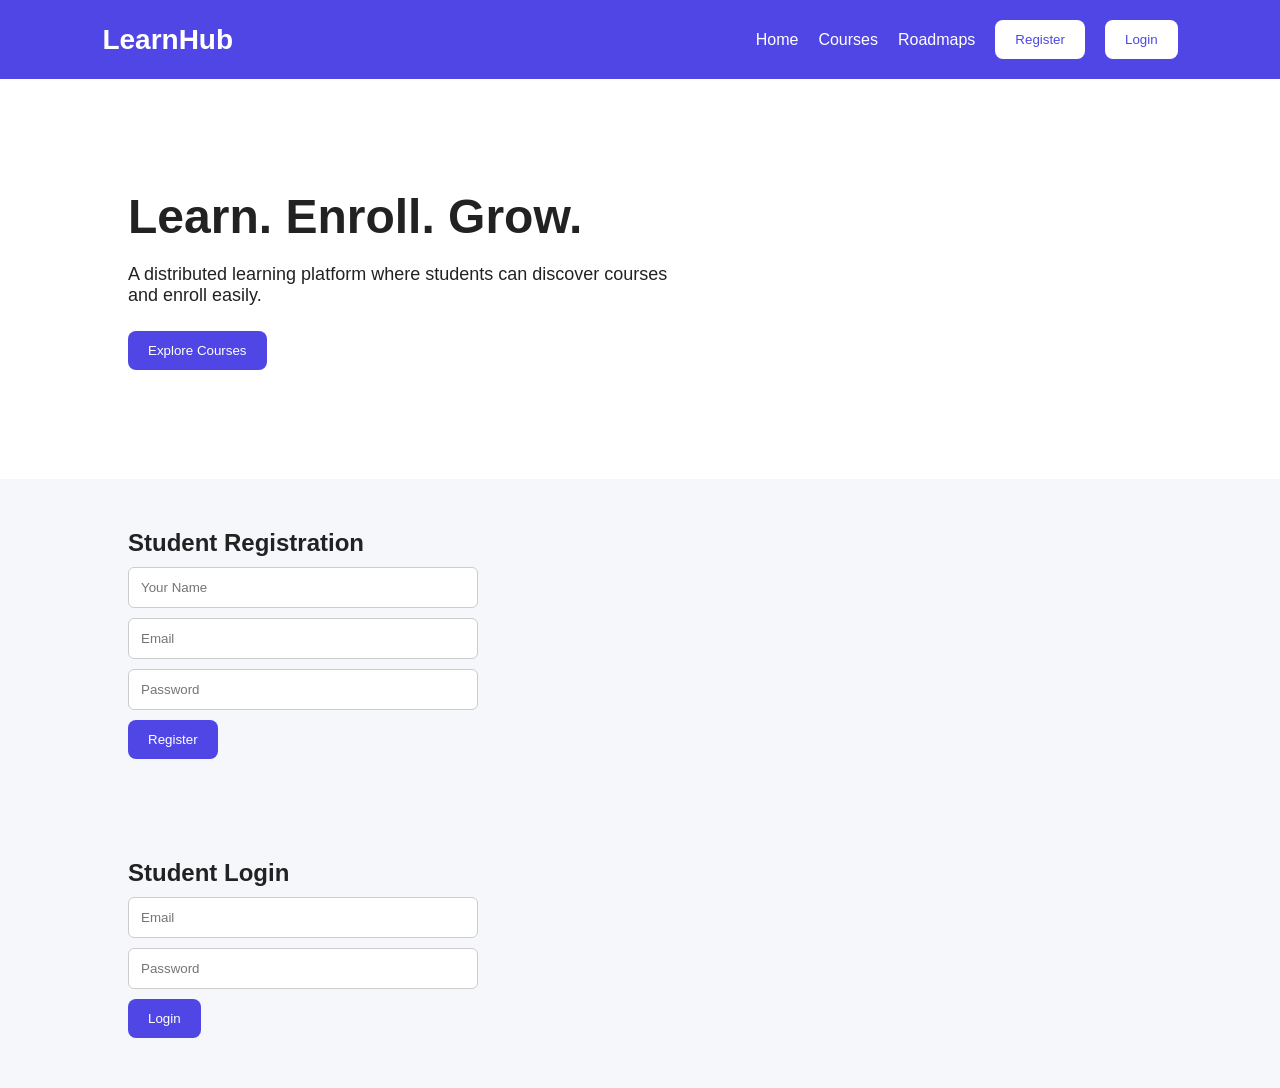
<file: frontend/index.html>
<!DOCTYPE html>
<html lang="en">
<head>
    <meta charset="UTF-8">
    <meta name="viewport" content="width=device-width, initial-scale=1.0">
    <title>LearnHub</title>
    <link rel="stylesheet" href="style.css">
</head>
<body>

<header>
    <h1>LearnHub</h1>
    <nav>
        <a href="index.html">Home</a>
        <a href="courses.html">Courses</a>
        <a href="roadmaps.html">Roadmaps</a>
        <button onclick="showRegister()">Register</button>
        <button onclick="showLogin()">Login</button>
    </nav>
</header>

<section class="hero">
    <div>
        <h2>Learn. Enroll. Grow.</h2>
        <p>A distributed learning platform where students can discover courses and enroll easily.</p>
        <button onclick="location.href='courses.html'">Explore Courses</button>
    </div>
</section>

<section id="registerSection" class="register">
    <h2>Student Registration</h2>
    <input id="name" type="text" placeholder="Your Name" required>
    <input id="email" type="email" placeholder="Email" required>
    <input id="password" type="password" placeholder="Password" required>
    <button onclick="registerUser()">Register</button>
    <p id="registerMessage"></p>
</section>

<section id="loginSection" class="register">
    <h2>Student Login</h2>
    <input id="loginEmail" type="email" placeholder="Email" required>
    <input id="loginPassword" type="password" placeholder="Password" required>
    <button onclick="loginUser()">Login</button>
    <p id="loginMessage"></p>
</section>

<script src="script.js"></script>
<script>
    function showRegister() {
        document.getElementById("registerSection").scrollIntoView({
            behavior: "smooth"
        });
    }

    function showLogin() {
        document.getElementById("loginSection").scrollIntoView({
            behavior: "smooth"
        });
    }

    async function loginUser() {
        const email = document.getElementById("loginEmail").value.trim();
        const password = document.getElementById("loginPassword").value;
        const message = document.getElementById("loginMessage");

        if (!email || !password) {
            message.textContent = "Please enter your email and password.";
            return;
        }

        message.textContent = "Logging in...";

        try {
            const response = await fetch("https://learnhub-user-service.onrender.com/users/login", {
                method: "POST",
                headers: { "Content-Type": "application/json" },
                body: JSON.stringify({ email, password })
            });

            const data = await response.json();

            if (!response.ok) {
                throw new Error(data.message || "Invalid email or password.");
            }

            localStorage.setItem("learnhub-user-id", data.id);
            localStorage.setItem("learnhub-user-name", data.name);
            localStorage.setItem("learnhub-user-email", data.email);

            message.textContent = "Login successful! Opening dashboard...";

            setTimeout(() => {
                window.location.href = "dashboard.html";
            }, 700);

        } catch (error) {
            message.textContent = error.message.includes("fetch")
                ? "Cannot connect to User Service. Is it running on port 8081?"
                : error.message;
        }
    }
</script>

</body>
</html>
</file>
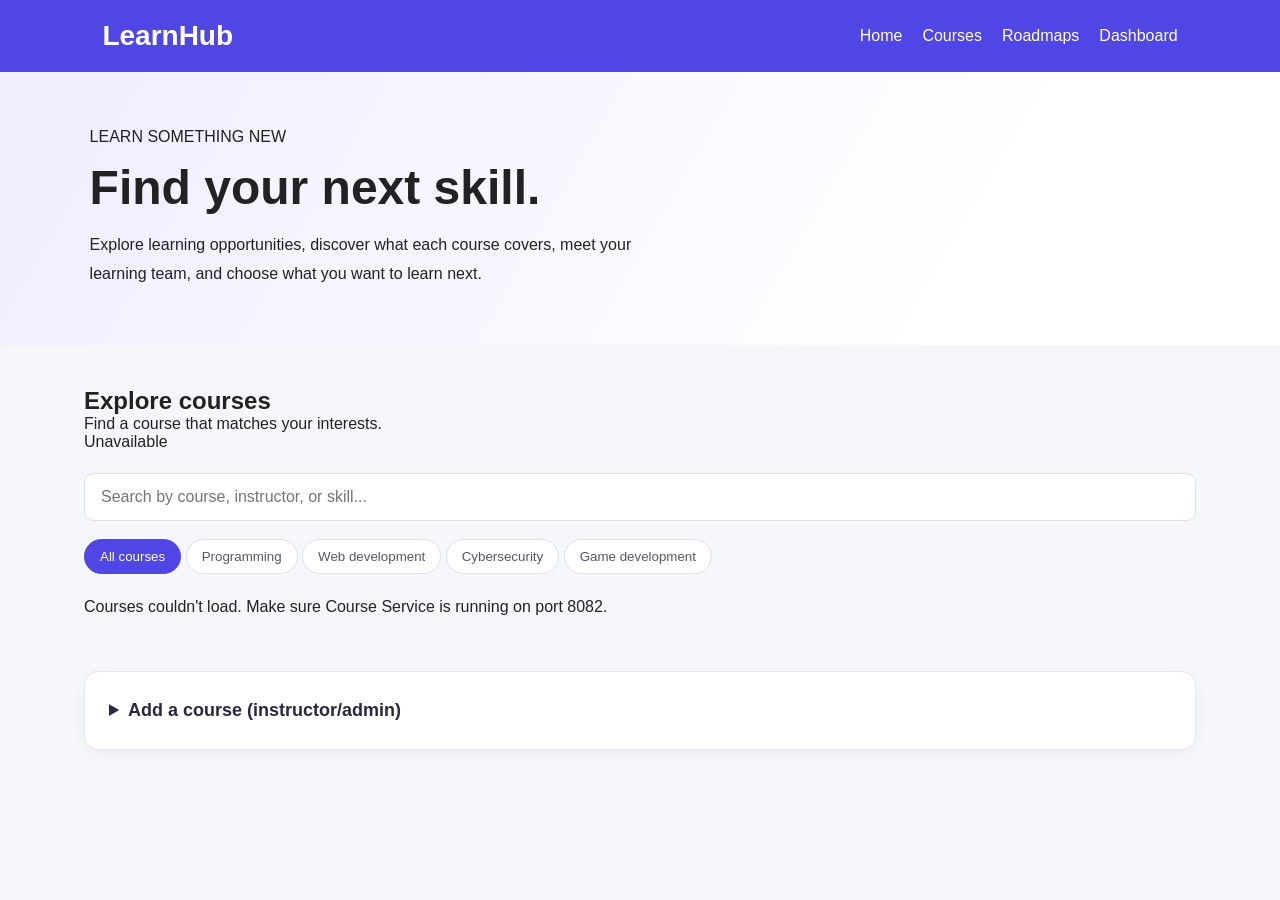
<file: frontend/courses.html>
<!DOCTYPE html>
<html lang="en">
<head>
    <meta charset="UTF-8">
    <meta name="viewport" content="width=device-width, initial-scale=1.0">
    <title>Explore Courses - LearnHub</title>
    <link rel="stylesheet" href="style.css">

    <style>
        
/* Course page layout fixes */
.hero {
    display: block !important;
    min-height: auto !important;
    padding: 56px max(7%, calc((100% - 1120px) / 2)) !important;
    background: linear-gradient(120deg, #efedff, #ffffff 75%) !important;
}

.hero .eyebrow {
    display: block !important;
    margin-bottom: 14px;
}

.hero h2 {
    display: block !important;
    max-width: 700px;
    font-size: clamp(34px, 4vw, 48px) !important;
    line-height: 1.15 !important;
    margin: 0 0 16px !important;
}

.hero p {
    display: block !important;
    max-width: 600px;
    font-size: 16px !important;
    line-height: 1.8 !important;
    margin: 0 !important;
}

.catalog {
    max-width: 1160px;
    margin: auto;
    padding: 42px 24px 55px !important;
}

.search-box {
    display: block;
    width: 100%;
    min-height: 48px;
    padding: 13px 16px;
    margin: 22px 0 18px;
    border: 1px solid #dedfeb;
    border-radius: 10px;
    background: #fff;
    font: inherit;
}

.filters .filter-button {
    background: #fff;
    color: #55566b;
    border: 1px solid #dedfeb;
    padding: 9px 15px;
    border-radius: 24px;
}

.filters .filter-button.active {
    background: #4f46e5;
    color: #fff;
    border-color: #4f46e5;
}

#courseList {
    display: grid;
    grid-template-columns: repeat(2, minmax(0, 1fr));
    gap: 20px;
    margin-top: 24px;
}

.course-card {
    min-width: 0;
    min-height: 270px;
    padding: 26px;
    display: flex;
    flex-direction: column;
    align-items: flex-start;
    border: 1px solid #e5e7f0;
    border-radius: 16px;
    box-shadow: 0 4px 16px rgba(35, 30, 80, .045);
}

.course-card h3 {
    line-height: 1.4;
}

.course-card .card-actions {
    margin-top: auto;
}

.add-course-section {
    max-width: 1160px;
    margin: auto;
    padding: 0 24px 50px !important;
}

@media (max-width: 650px) {
    .hero {
        padding: 40px 7% !important;
    }

    .catalog {
        padding: 30px 7% 40px !important;
    }

    #courseList {
        grid-template-columns: 1fr;
    }

    .add-course-section {
        padding: 0 7% 40px !important;
    }
}

/* Clean instructor/admin course form */
.add-course-section {
    max-width: 1160px;
    margin: 0 auto;
    padding: 0 24px 55px !important;
}

.add-course-section details {
    background: #fff;
    border: 1px solid #e5e7f0;
    border-radius: 14px;
    padding: 24px;
    box-shadow: 0 4px 16px rgba(35, 30, 80, 0.04);
}

.add-course-section summary {
    color: #292742;
    font-size: 18px;
    font-weight: 700;
    cursor: pointer;
    padding: 4px 0;
}

.add-course-section details > p {
    color: #737589;
    font-size: 14px;
    line-height: 1.6;
    margin: 12px 0 20px !important;
}

.add-course-section details form {
    display: flex;
    flex-direction: column;
    align-items: stretch;
    gap: 13px;
    max-width: 560px;
    margin-top: 20px;
}

.add-course-section input,
.add-course-section textarea {
    display: block;
    width: 100%;
    max-width: none;
    padding: 13px 15px;
    margin: 0;
    border: 1px solid #dedfeb;
    border-radius: 8px;
    background: #fff;
    font: inherit;
    font-size: 14px;
}

.add-course-section input:focus,
.add-course-section textarea:focus {
    outline: 2px solid #d8d4ff;
    border-color: #4f46e5;
}

.add-course-section textarea {
    min-height: 100px;
    resize: vertical;
}

.add-course-section button {
    align-self: flex-start;
    margin-top: 4px;
}

#addCourseMessage {
    font-size: 14px;
    margin-top: 4px;
}

@media (max-width: 650px) {
    .add-course-section {
        padding: 0 7% 40px !important;
    }

    .add-course-section details {
        padding: 18px;
    }
}

/* Course details modal */
#courseDialog {
    width: min(520px, calc(100% - 32px));
    max-width: 520px;
    max-height: 85vh;
    overflow-y: auto;
    margin: auto;
    padding: 32px;
    border: 1px solid #e5e7f0;
    border-radius: 20px;
    background: #ffffff;
    color: #25243d;
    box-shadow: 0 24px 80px rgba(25, 20, 70, 0.22);
    font-family: Arial, sans-serif;
}

#courseDialog::backdrop {
    background: rgba(25, 22, 48, 0.48);
    backdrop-filter: blur(3px);
}

#courseDialog .course-category {
    display: inline-block;
    margin-bottom: 12px;
    padding: 6px 10px;
    border-radius: 20px;
    background: #efedff;
    color: #4f46e5;
    font-size: 12px;
    font-weight: 700;
}

#courseDialog h2 {
    margin: 0 0 16px;
    color: #25243d;
    font-size: 26px;
    line-height: 1.3;
}

#courseDialog p {
    margin: 12px 0;
    color: #62647a;
    line-height: 1.7;
    overflow-wrap: anywhere;
}

#courseDialog .muted {
    padding-top: 12px;
    border-top: 1px solid #eeeef5;
    font-size: 13px;
}

#courseDialog .dialog-actions {
    display: flex;
    flex-wrap: wrap;
    gap: 10px;
    margin-top: 24px;
}

#courseDialog .dialog-actions button {
    margin: 0;
    padding: 12px 16px;
    border-radius: 9px;
}

#courseDialog .secondary-button {
    background: #f1f1f8;
    color: #34334c;
    border: 1px solid #dedfeb;
}

#courseDialog #enrollmentMessage {
    margin-top: 16px;
    font-size: 14px;
    font-weight: 600;
}

@media (max-width: 480px) {
    #courseDialog {
        padding: 22px;
    }

    #courseDialog .dialog-actions {
        flex-direction: column;
    }

    #courseDialog .dialog-actions button {
        width: 100%;
    }
}

    </style>
</head>

<body>

<header>
    <h1>LearnHub</h1>
    <nav>
        <a href="index.html">Home</a>
        <a href="courses.html">Courses</a>
        <a href="roadmaps.html">Roadmaps</a>
        <a href="dashboard.html">Dashboard</a>
    </nav>
</header>

<section class="hero">
    <span class="eyebrow">LEARN SOMETHING NEW</span>
    <h2>Find your next skill.</h2>
    <p>
        Explore learning opportunities, discover what each course covers,
        meet your learning team, and choose what you want to learn next.
    </p>
</section>

<main>
    <section class="catalog">
        <div class="catalog-heading">
            <div>
                <h2>Explore courses</h2>
                <p>Find a course that matches your interests.</p>
            </div>
            <span id="resultCount">Loading courses...</span>
        </div>

        <input
            type="search"
            id="courseSearch"
            class="search-box"
            placeholder="Search by course, instructor, or skill..."
            aria-label="Search courses"
        >

        <div class="filters" aria-label="Filter courses">
            <button class="filter-button active" data-category="All">All courses</button>
            <button class="filter-button" data-category="Programming">Programming</button>
            <button class="filter-button" data-category="Web Development">Web development</button>
            <button class="filter-button" data-category="Cybersecurity">Cybersecurity</button>
            <button class="filter-button" data-category="Game Development">Game development</button>
        </div>

        <div id="courseList" aria-live="polite">
            <div class="message-card">Loading courses...</div>
        </div>
    </section>

    <section class="add-course-section">
        <details>
            <summary>Add a course (instructor/admin)</summary>
            <p style="color:#737589; margin-top:10px;">
                Add a course to the current catalog. This demo form is not protected by role-based access yet.
            </p>

            <form id="addCourseForm">
                <input id="courseTitle" placeholder="Course title" required>
                <input id="instructor" placeholder="Instructor or teaching team" required>
                <textarea id="description" placeholder="What will students learn?" required></textarea>
                <button type="submit">Add course</button>
                <p id="addCourseMessage" role="status"></p>
            </form>
        </details>
    </section>
</main>

<dialog id="courseDialog">
    <span id="dialogCategory" class="course-category"></span>
    <h2 id="dialogTitle"></h2>
    <p id="dialogInstructor"></p>
    <p id="dialogDescription"></p>
    <p class="muted">Review the course details before enrolling.</p>

    <div class="dialog-actions">
        <button id="enrollButton" type="button">Enroll in course</button>
        <button id="closeDialog" type="button" class="secondary-button">Back to courses</button>
    </div>

    <p id="enrollmentMessage" role="status"></p>
</dialog>

<script src="script.js"></script>

<script>
    const searchInput = document.getElementById("courseSearch");
    const resultCount = document.getElementById("resultCount");
    const filterButtons = document.querySelectorAll(".filter-button");
    const courseDialog = document.getElementById("courseDialog");

    let allCourses = [];
    let activeCategory = "All";
    let selectedCourse = null;

    function getCategory(course) {
        const text = (
            (course.title || "") + " " +
            (course.description || "")
        ).toLowerCase();

        if (text.includes("cybersecurity") || text.includes("security") ||
            text.includes("networking")) {
            return "Cybersecurity";
        }

        if (text.includes("web development") || text.includes("html") ||
            text.includes("javascript") || text.includes("website")) {
            return "Web Development";
        }

        if (text.includes("game development") || text.includes("game design")) {
            return "Game Development";
        }

        return "Programming";
    }

    function getCourseIcon(category) {
        const icons = {
            "Programming": "💻",
            "Web Development": "🌐",
            "Cybersecurity": "🛡️",
            "Game Development": "🎮"
        };

        return icons[category] || "📚";
    }

    function renderCourses() {
        const list = document.getElementById("courseList");
        const query = searchInput.value.trim().toLowerCase();

        const filtered = allCourses.filter(course => {
            const searchable = [
                course.title,
                course.instructor,
                course.description
            ].join(" ").toLowerCase();

            const matchesSearch = searchable.includes(query);
            const matchesCategory =
                activeCategory === "All" ||
                getCategory(course) === activeCategory;

            return matchesSearch && matchesCategory;
        });

        list.replaceChildren();
        resultCount.textContent =
            `${filtered.length} course${filtered.length === 1 ? "" : "s"} found`;

        if (filtered.length === 0) {
            const message = document.createElement("div");
            message.className = "message-card";
            message.textContent = allCourses.length
                ? "No courses match your search. Try another keyword or category."
                : "No courses are available yet. Check back soon.";
            list.appendChild(message);
            return;
        }

        filtered.forEach(course => {
            const category = getCategory(course);
            const card = document.createElement("article");
            card.className = "course-card";

            const icon = document.createElement("div");
            icon.className = "course-icon";
            icon.textContent = getCourseIcon(category);
            icon.setAttribute("aria-hidden", "true");

            const categoryLabel = document.createElement("span");
            categoryLabel.className = "course-category";
            categoryLabel.textContent = category;

            const title = document.createElement("h3");
            title.textContent = course.title || "Untitled course";

            const instructor = document.createElement("p");
            instructor.className = "instructor";
            instructor.textContent =
                "Instructor · " + (course.instructor || "Not specified");

            const description = document.createElement("p");
            description.textContent = course.description || "Course details coming soon.";

            const actions = document.createElement("div");
            actions.className = "card-actions";

            const viewButton = document.createElement("button");
            viewButton.type = "button";
            viewButton.textContent = "View details";
            viewButton.addEventListener("click", () => openCourse(course));

            actions.appendChild(viewButton);
            card.append(icon, categoryLabel, title, instructor, description, actions);
            list.appendChild(card);
        });
    }

    function openCourse(course) {
        selectedCourse = course;

        document.getElementById("dialogCategory").textContent =
            getCategory(course);
        document.getElementById("dialogTitle").textContent = course.title;
        document.getElementById("dialogInstructor").textContent =
            "Instructor: " + (course.instructor || "Not specified");
        document.getElementById("dialogDescription").textContent =
            course.description || "Course details coming soon.";
        document.getElementById("enrollmentMessage").textContent = "";

        courseDialog.showModal();
    }

    filterButtons.forEach(button => {
        button.addEventListener("click", () => {
            activeCategory = button.dataset.category;

            filterButtons.forEach(item => item.classList.remove("active"));
            button.classList.add("active");

            renderCourses();
        });
    });

    searchInput.addEventListener("input", renderCourses);

    document.getElementById("closeDialog").addEventListener("click", () => {
        courseDialog.close();
    });

    document.getElementById("enrollButton").addEventListener("click", async () => {
        if (!selectedCourse) return;

        const message = document.getElementById("enrollmentMessage");
        const button = document.getElementById("enrollButton");

        button.disabled = true;
        message.textContent = "Submitting enrollment...";

        try {
            const response = await fetch(
                "https://learnhub-enrollment-service.onrender.com/enrollments",
                {
                    method: "POST",
                    headers: { "Content-Type": "application/json" },
                    body: JSON.stringify({
                        studentId: 1,
                        courseId: selectedCourse.id
                    })
                }
            );

            if (!response.ok) {
                throw new Error("Enrollment failed: " + response.status);
            }

            message.textContent = "Enrollment successful!";
        } catch (error) {
            console.error(error);
            message.textContent =
                "Could not enroll. Check that Enrollment Service is running.";
        } finally {
            button.disabled = false;
        }
    });

    document.getElementById("addCourseForm").addEventListener("submit", async event => {
        event.preventDefault();

        const message = document.getElementById("addCourseMessage");
        const button = event.submitter;

        button.disabled = true;
        message.textContent = "Adding course...";

        try {
            const response = await fetch("https://learnhub-course-service.onrender.com/courses", {
                method: "POST",
                headers: { "Content-Type": "application/json" },
                body: JSON.stringify({
                    title: document.getElementById("courseTitle").value.trim(),
                    instructor: document.getElementById("instructor").value.trim(),
                    description: document.getElementById("description").value.trim()
                })
            });

            if (!response.ok) {
                throw new Error("Server returned " + response.status);
            }

            const newCourse = await response.json();
            allCourses.push(newCourse);
            renderCourses();

            document.getElementById("addCourseForm").reset();
            message.textContent = "Course added to the catalog!";
        } catch (error) {
            console.error(error);
            message.textContent =
                "Could not add course. Check that Course Service is running.";
        } finally {
            button.disabled = false;
        }
    });

    async function initializeCatalog() {
        const list = document.getElementById("courseList");

        try {
            const response = await fetch("https://learnhub-course-service.onrender.com/courses");

            if (!response.ok) {
                throw new Error("Course Service returned " + response.status);
            }

            allCourses = await response.json();
            renderCourses();
        } catch (error) {
            console.error(error);
            list.innerHTML = "";

            const message = document.createElement("div");
            message.className = "message-card";
            message.textContent =
                "Courses couldn't load. Make sure Course Service is running on port 8082.";
            list.appendChild(message);

            resultCount.textContent = "Unavailable";
        }
    }

    initializeCatalog();
</script>

</body>
</html>
</file>
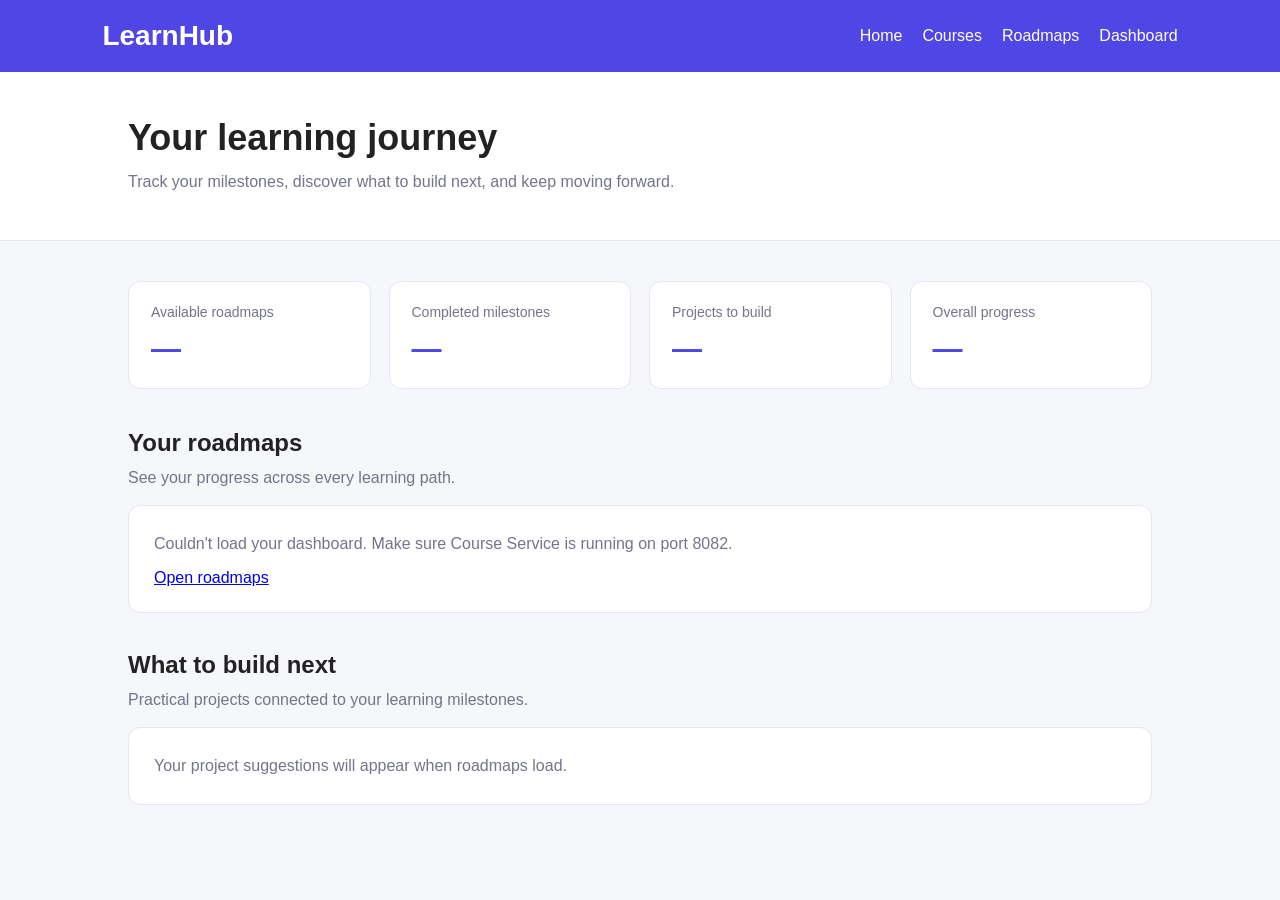
<file: frontend/dashboard.html>
<!DOCTYPE html>
<html lang="en">
<head>
    <meta charset="UTF-8">
    <meta name="viewport" content="width=device-width, initial-scale=1.0">
    <title>My Dashboard - LearnHub</title>
    <link rel="stylesheet" href="style.css">

    <style>
        .dashboard-hero {
            padding: 45px 10%;
            background: white;
            border-bottom: 1px solid #e5e7f0;
        }

        .dashboard-hero h2 {
            font-size: 36px;
            margin-bottom: 10px;
        }

        .dashboard-hero p,
        .muted {
            color: #737589;
            line-height: 1.6;
        }

        .dashboard-content {
            padding: 40px 10%;
        }

        .stats-grid {
            display: grid;
            grid-template-columns: repeat(4, minmax(0, 1fr));
            gap: 18px;
            margin-bottom: 40px;
        }

        .stat-card {
            background: white;
            padding: 22px;
            border: 1px solid #e5e7f0;
            border-radius: 12px;
        }

        .stat-card p {
            color: #737589;
            font-size: 14px;
            margin-bottom: 12px;
        }

        .stat-card h3 {
            font-size: 30px;
            color: #4f46e5;
        }

        .dashboard-section {
            margin-bottom: 38px;
        }

        .dashboard-section h2 {
            font-size: 24px;
            margin-bottom: 8px;
        }

        .path-card {
            background: white;
            border: 1px solid #e5e7f0;
            border-radius: 12px;
            padding: 22px;
            margin-top: 15px;
        }

        .path-heading {
            display: flex;
            justify-content: space-between;
            gap: 12px;
            align-items: center;
            flex-wrap: wrap;
        }

        .path-heading h3 {
            font-size: 18px;
        }

        .path-heading span {
            color: #4f46e5;
            font-size: 13px;
            font-weight: bold;
        }

        .progress-track {
            height: 8px;
            background: #e9eaf2;
            border-radius: 20px;
            overflow: hidden;
            margin: 15px 0;
        }

        .progress-bar {
            height: 100%;
            background: #4f46e5;
            border-radius: 20px;
        }

        .path-card p {
            color: #737589;
            font-size: 14px;
        }

        .path-card a {
            display: inline-block;
            margin-top: 12px;
            color: #4f46e5;
            text-decoration: none;
            font-weight: bold;
            font-size: 14px;
        }

        .empty-state {
            background: white;
            border: 1px solid #e5e7f0;
            border-radius: 12px;
            padding: 25px;
            margin-top: 15px;
        }

        @media (max-width: 800px) {
            .stats-grid {
                grid-template-columns: repeat(2, minmax(0, 1fr));
            }
        }

        @media (max-width: 500px) {
            .dashboard-hero,
            .dashboard-content {
                padding: 30px 6%;
            }

            .stats-grid {
                grid-template-columns: 1fr;
            }
        }
    </style>
</head>

<body>

<header>
    <h1>LearnHub</h1>
    <nav>
        <a href="index.html">Home</a>
        <a href="courses.html">Courses</a>
        <a href="roadmaps.html">Roadmaps</a>
        <a href="dashboard.html">Dashboard</a>
    </nav>
</header>

<section class="dashboard-hero">
    <h2>Your learning journey</h2>
    <p>Track your milestones, discover what to build next, and keep moving forward.</p>
</section>

<main class="dashboard-content">

    <section class="stats-grid">
        <article class="stat-card">
            <p>Available roadmaps</p>
            <h3 id="total-roadmaps">—</h3>
        </article>

        <article class="stat-card">
            <p>Completed milestones</p>
            <h3 id="completed-milestones">—</h3>
        </article>

        <article class="stat-card">
            <p>Projects to build</p>
            <h3 id="projects-count">—</h3>
        </article>

        <article class="stat-card">
            <p>Overall progress</p>
            <h3 id="overall-progress">—</h3>
        </article>
    </section>

    <section class="dashboard-section">
        <h2>Your roadmaps</h2>
        <p class="muted">See your progress across every learning path.</p>
        <div id="roadmap-progress-list">
            <p class="muted">Loading your progress...</p>
        </div>
    </section>

    <section class="dashboard-section">
        <h2>What to build next</h2>
        <p class="muted">Practical projects connected to your learning milestones.</p>
        <div id="next-projects">
            <p class="muted">Finding your next projects...</p>
        </div>
    </section>

</main>

<script>
    const API_URL = "https://learnhub-course-service.onrender.com/roadmaps";

    const roadmapList = document.getElementById("roadmap-progress-list");
    const nextProjects = document.getElementById("next-projects");

    function readProgress(roadmap, milestoneCount) {
        try {
            const saved = JSON.parse(
                localStorage.getItem("learnhub-progress-" + roadmap.id) || "[]"
            );

            if (!Array.isArray(saved)) return [];

            return [...new Set(saved)].filter(
                index => Number.isInteger(index) &&
                index >= 0 &&
                index < milestoneCount
            );
        } catch {
            return [];
        }
    }

    function createEmptyMessage(container, message, linkText, href) {
        const box = document.createElement("div");
        box.className = "empty-state";

        const text = document.createElement("p");
        text.className = "muted";
        text.textContent = message;
        box.appendChild(text);

        if (linkText && href) {
            const link = document.createElement("a");
            link.href = href;
            link.textContent = linkText;
            link.style.display = "inline-block";
            link.style.marginTop = "12px";
            box.appendChild(link);
        }

        container.replaceChildren(box);
    }

    async function loadDashboard() {
        try {
            const response = await fetch(API_URL);

            if (!response.ok) {
                throw new Error("Unable to retrieve roadmaps.");
            }

            const roadmaps = await response.json();

            let totalMilestones = 0;
            let totalCompleted = 0;
            const remainingProjects = [];

            roadmapList.replaceChildren();
            nextProjects.replaceChildren();

            document.getElementById("total-roadmaps").textContent =
                roadmaps.length;

            roadmaps.forEach(roadmap => {
                const milestones = roadmap.milestones || [];
                const completed = readProgress(roadmap, milestones.length);

                totalMilestones += milestones.length;
                totalCompleted += completed.length;

                const percent = milestones.length
                    ? Math.round(completed.length / milestones.length * 100)
                    : 0;

                const card = document.createElement("article");
                card.className = "path-card";

                const heading = document.createElement("div");
                heading.className = "path-heading";

                const title = document.createElement("h3");
                title.textContent = roadmap.title;

                const percentage = document.createElement("span");
                percentage.textContent = percent + "% complete";

                heading.append(title, percentage);

                const track = document.createElement("div");
                track.className = "progress-track";
                track.setAttribute("role", "progressbar");
                track.setAttribute("aria-valuemin", "0");
                track.setAttribute("aria-valuemax", "100");
                track.setAttribute("aria-valuenow", String(percent));

                const bar = document.createElement("div");
                bar.className = "progress-bar";
                bar.style.width = percent + "%";
                track.appendChild(bar);

                const summary = document.createElement("p");
                summary.textContent =
                    `${completed.length} of ${milestones.length} milestones completed · ${roadmap.duration}`;

                const link = document.createElement("a");
                link.href = "roadmaps.html";
                link.textContent = "Continue learning →";

                card.append(heading, track, summary, link);
                roadmapList.appendChild(card);

                milestones.forEach((milestone, index) => {
                    if (!completed.includes(index)) {
                        remainingProjects.push({
                            roadmapTitle: roadmap.title,
                            milestoneTitle: milestone.title,
                            project: milestone.project
                        });
                    }
                });
            });

            const overall = totalMilestones
                ? Math.round(totalCompleted / totalMilestones * 100)
                : 0;

            document.getElementById("completed-milestones").textContent =
                `${totalCompleted}/${totalMilestones}`;

            document.getElementById("projects-count").textContent =
                remainingProjects.length;

            document.getElementById("overall-progress").textContent =
                overall + "%";

            if (roadmaps.length === 0) {
                createEmptyMessage(
                    roadmapList,
                    "No roadmaps are available yet.",
                    "Explore roadmaps",
                    "roadmaps.html"
                );
            }

            if (remainingProjects.length === 0) {
                createEmptyMessage(
                    nextProjects,
                    "Amazing! All available milestones are complete.",
                    "Explore roadmaps",
                    "roadmaps.html"
                );
            } else {
                remainingProjects.slice(0, 4).forEach(item => {
                    const card = document.createElement("article");
                    card.className = "path-card";

                    const category = document.createElement("p");
                    category.textContent = item.roadmapTitle;
                    category.style.color = "#4f46e5";
                    category.style.fontWeight = "bold";

                    const title = document.createElement("h3");
                    title.textContent = item.project;

                    const milestone = document.createElement("p");
                    milestone.textContent =
                        "Learning milestone: " + item.milestoneTitle;
                    milestone.style.marginTop = "8px";

                    card.append(category, title, milestone);
                    nextProjects.appendChild(card);
                });
            }
        } catch (error) {
            console.error(error);

            createEmptyMessage(
                roadmapList,
                "Couldn't load your dashboard. Make sure Course Service is running on port 8082.",
                "Open roadmaps",
                "roadmaps.html"
            );

            createEmptyMessage(
                nextProjects,
                "Your project suggestions will appear when roadmaps load.",
                null,
                null
            );
        }
    }

    loadDashboard();
</script>

</body>
</html>
</file>
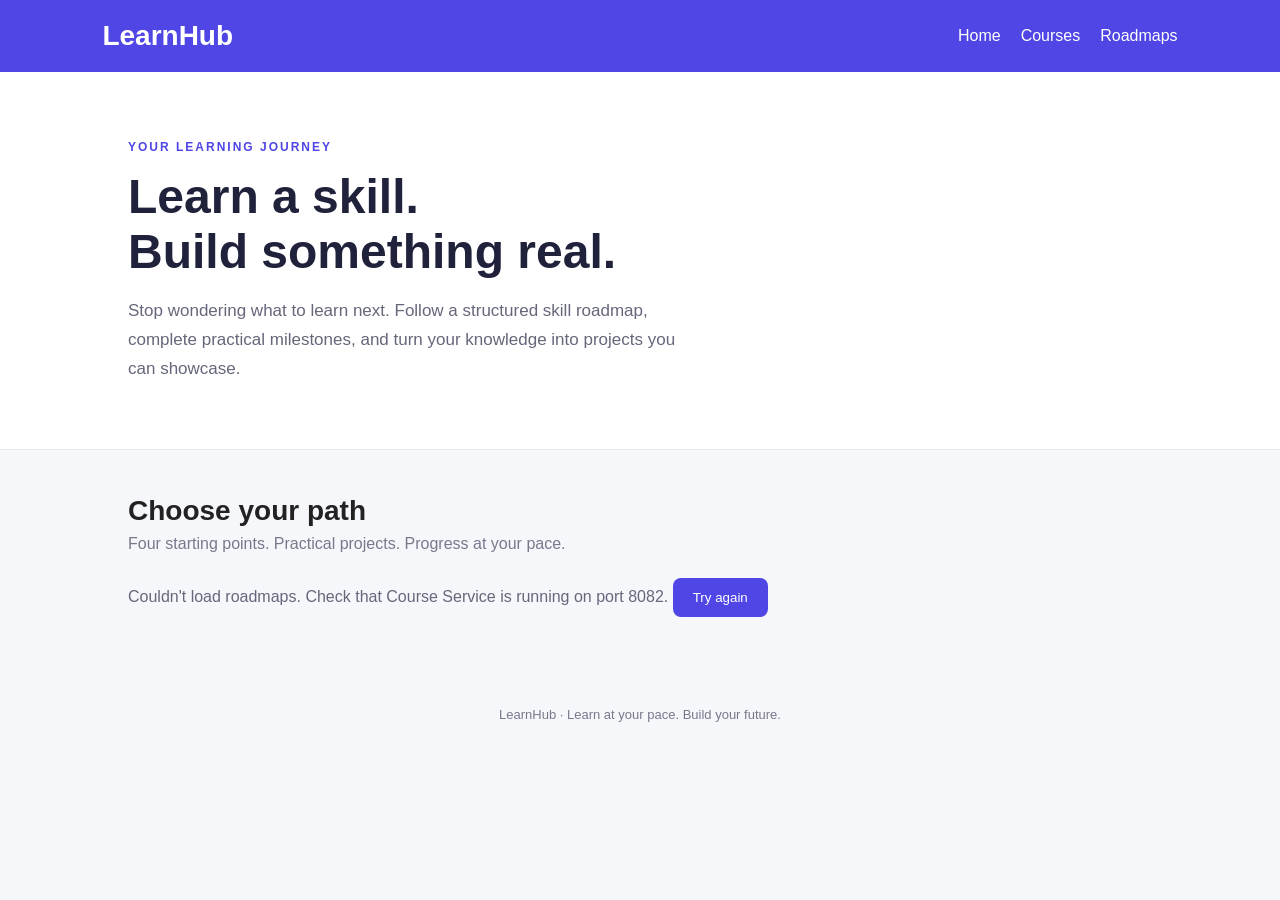
<file: frontend/roadmaps.html>
<!DOCTYPE html>
<html lang="en">
<head>
    <meta charset="UTF-8">
    <meta name="viewport" content="width=device-width, initial-scale=1.0">
    <title>Learning Roadmaps - LearnHub</title>
    <link rel="stylesheet" href="style.css">

    <style>
        body {
            background: #f5f7fb;
        }

        .roadmap-hero {
            padding: 65px 10%;
            background: white;
            border-bottom: 1px solid #e8eaf2;
        }

        .eyebrow {
            display: inline-block;
            color: #4f46e5;
            font-size: 12px;
            font-weight: bold;
            letter-spacing: 2px;
            margin-bottom: 15px;
        }

        .roadmap-hero h2 {
            font-size: clamp(32px, 5vw, 48px);
            line-height: 1.15;
            max-width: 650px;
            margin-bottom: 18px;
            color: #20213a;
        }

        .roadmap-hero p {
            max-width: 570px;
            color: #65677a;
            font-size: 17px;
            line-height: 1.7;
        }

        .roadmap-section {
            padding: 45px 10%;
        }

        .section-heading {
            margin-bottom: 25px;
        }

        .section-heading h2 {
            font-size: 28px;
            margin-bottom: 8px;
        }

        .section-heading p {
            color: #77798b;
        }

        #roadmap-status {
            color: #65677a;
            margin-bottom: 20px;
        }

        .roadmap-grid {
            display: grid;
            grid-template-columns: repeat(2, minmax(0, 1fr));
            gap: 22px;
        }

        .roadmap-card {
            background: white;
            border: 1px solid #e5e7f0;
            border-radius: 14px;
            padding: 26px;
            display: flex;
            flex-direction: column;
            align-items: flex-start;
            box-shadow: 0 4px 14px rgba(30, 35, 80, 0.04);
            transition: transform 0.2s, box-shadow 0.2s;
        }

        .roadmap-card:hover {
            transform: translateY(-4px);
            box-shadow: 0 10px 24px rgba(30, 35, 80, 0.09);
        }

        .roadmap-icon {
            width: 48px;
            height: 48px;
            display: grid;
            place-items: center;
            background: #eeedff;
            border-radius: 12px;
            font-size: 25px;
            margin-bottom: 20px;
        }

        .roadmap-card h3 {
            font-size: 21px;
            margin-bottom: 10px;
            color: #24243a;
        }

        .roadmap-card .description {
            color: #6b6d80;
            line-height: 1.65;
            margin-bottom: 20px;
        }

        .roadmap-meta {
            font-size: 13px;
            font-weight: bold;
            color: #4f46e5;
            background: #eeedff;
            padding: 6px 11px;
            border-radius: 20px;
            margin-top: auto;
            margin-bottom: 18px;
        }

        .roadmap-card button {
            margin-top: 0;
        }

        #roadmap-details {
            margin-top: 38px;
            background: white;
            border: 1px solid #e5e7f0;
            border-radius: 14px;
            padding: 30px;
            scroll-margin-top: 25px;
        }

        #roadmap-details[hidden] {
            display: none;
        }

        .details-top {
            display: flex;
            justify-content: space-between;
            align-items: flex-start;
            gap: 15px;
            flex-wrap: wrap;
            margin-bottom: 10px;
        }

        .details-top h2 {
            font-size: 25px;
            margin-bottom: 5px;
        }

        .details-description {
            color: #737589;
            line-height: 1.6;
            margin-bottom: 20px;
        }

        .progress-label {
            display: flex;
            justify-content: space-between;
            gap: 10px;
            font-size: 14px;
            margin-bottom: 10px;
        }

        .progress-track {
            width: 100%;
            height: 9px;
            background: #e9eaf2;
            border-radius: 20px;
            overflow: hidden;
            margin-bottom: 25px;
        }

        #progress-bar {
            height: 100%;
            width: 0%;
            background: #4f46e5;
            border-radius: 20px;
            transition: width 0.25s;
        }

        .milestone {
            display: flex;
            gap: 15px;
            align-items: flex-start;
            padding: 19px;
            margin: 13px 0;
            border: 1px solid #e6e7ef;
            border-radius: 11px;
            background: #fff;
            transition: background 0.2s;
        }

        .milestone.completed {
            background: #f0f8f3;
            border-color: #c8e5d1;
        }

        .milestone input {
            width: 18px;
            height: 18px;
            margin-top: 4px;
            accent-color: #35815a;
            flex-shrink: 0;
            cursor: pointer;
        }

        .milestone-content {
            flex: 1;
        }

        .milestone-content h3 {
            font-size: 16px;
            margin-bottom: 6px;
        }

        .milestone-content p {
            font-size: 14px;
            color: #6b6d80;
            line-height: 1.6;
        }

        .project-label {
            display: inline-block;
            font-size: 11px;
            font-weight: bold;
            letter-spacing: 0.7px;
            color: #4f46e5;
            margin-bottom: 5px;
        }

        .empty-state {
            background: white;
            border: 1px solid #e5e7f0;
            padding: 25px;
            border-radius: 12px;
            color: #77798b;
        }

        footer {
            text-align: center;
            padding: 25px;
            color: #77798b;
            font-size: 13px;
        }

        @media (max-width: 650px) {
            .roadmap-hero {
                padding: 42px 7%;
            }

            .roadmap-section {
                padding: 35px 7%;
            }

            .roadmap-grid {
                grid-template-columns: 1fr;
            }

            #roadmap-details {
                padding: 20px;
            }
        }
    </style>
</head>

<body>

<header>
    <h1>LearnHub</h1>
    <nav>
        <a href="index.html">Home</a>
        <a href="courses.html">Courses</a>
        <a href="roadmaps.html">Roadmaps</a>
    </nav>
</header>

<section class="roadmap-hero">
    <span class="eyebrow">YOUR LEARNING JOURNEY</span>
    <h2>Learn a skill.<br>Build something real.</h2>
    <p>
        Stop wondering what to learn next. Follow a structured skill
        roadmap, complete practical milestones, and turn your knowledge
        into projects you can showcase.
    </p>
</section>

<main class="roadmap-section">

    <div class="section-heading">
        <h2>Choose your path</h2>
        <p>Four starting points. Practical projects. Progress at your pace.</p>
    </div>

    <p id="roadmap-status" role="status" aria-live="polite">
        Loading learning roadmaps...
    </p>

    <section id="roadmaps-grid" class="roadmap-grid"></section>

    <section id="roadmap-details" hidden aria-live="polite">
        <div class="details-top">
            <div>
                <span class="eyebrow">YOUR PERSONAL LEARNING PATH</span>
                <h2 id="details-title"></h2>
            </div>
            <button type="button" id="close-roadmap" class="secondary-button">
                Close
            </button>
        </div>

        <p id="details-description" class="details-description"></p>

        <div class="progress-label">
            <span>Your progress</span>
            <strong id="progress-text">0 of 0 completed</strong>
        </div>

        <div
            class="progress-track"
            role="progressbar"
            aria-label="Roadmap completion"
            aria-valuemin="0"
            aria-valuemax="100"
            aria-valuenow="0"
            id="progress-track"
        >
            <div id="progress-bar"></div>
        </div>

        <div id="milestones-list"></div>
    </section>

</main>

<footer>
    LearnHub · Learn at your pace. Build your future.
</footer>

<script>
    const API_URL = "https://learnhub-course-service.onrender.com/roadmaps";

    const grid = document.getElementById("roadmaps-grid");
    const statusMessage = document.getElementById("roadmap-status");
    const details = document.getElementById("roadmap-details");
    const milestonesList = document.getElementById("milestones-list");

    const icons = {
        "python": "🐍",
        "web-development": "🌐",
        "cybersecurity": "🛡️",
        "game-development": "🎮"
    };

    async function loadRoadmaps() {
        try {
            const response = await fetch(API_URL);

            if (!response.ok) {
                throw new Error("Roadmap service returned " + response.status);
            }

            const roadmaps = await response.json();
            grid.replaceChildren();

            roadmaps.forEach(roadmap => {
                const card = document.createElement("article");
                card.className = "roadmap-card";

                const icon = document.createElement("div");
                icon.className = "roadmap-icon";
                icon.setAttribute("aria-hidden", "true");
                icon.textContent = icons[roadmap.id] || "📚";

                const title = document.createElement("h3");
                title.textContent = roadmap.title;

                const description = document.createElement("p");
                description.className = "description";
                description.textContent = roadmap.description;

                const duration = document.createElement("span");
                duration.className = "roadmap-meta";
                duration.textContent = "◷  " + roadmap.duration;

                const button = document.createElement("button");
                button.type = "button";
                button.textContent = "Explore roadmap →";
                button.addEventListener("click", () => showRoadmap(roadmap));

                card.append(icon, title, description, duration, button);
                grid.appendChild(card);
            });

            statusMessage.textContent =
                roadmaps.length + " learning paths available.";

        } catch (error) {
            console.error("Failed to load roadmaps:", error);

            statusMessage.textContent =
                "Couldn't load roadmaps. Check that Course Service is running on port 8082.";

            const retry = document.createElement("button");
            retry.type = "button";
            retry.textContent = "Try again";
            retry.addEventListener("click", loadRoadmaps);
            statusMessage.append(" ", retry);
        }
    }

    function showRoadmap(roadmap) {
        details.hidden = false;

        document.getElementById("details-title").textContent = roadmap.title;
        document.getElementById("details-description").textContent =
            roadmap.description + " Estimated duration: " + roadmap.duration + ".";

        milestonesList.replaceChildren();

        const milestones = roadmap.milestones || [];
        const storageKey = "learnhub-progress-" + roadmap.id;

        let completed = [];

        try {
            const saved = JSON.parse(localStorage.getItem(storageKey) || "[]");

            if (Array.isArray(saved)) {
                completed = saved.filter(
                    index => Number.isInteger(index) &&
                    index >= 0 &&
                    index < milestones.length
                );
            }
        } catch (error) {
            completed = [];
        }

        function updateProgress() {
            const count = completed.length;
            const percent = milestones.length
                ? Math.round((count / milestones.length) * 100)
                : 0;

            document.getElementById("progress-text").textContent =
                `${count} of ${milestones.length} milestones completed (${percent}%)`;

            document.getElementById("progress-bar").style.width = percent + "%";

            document.getElementById("progress-track")
                .setAttribute("aria-valuenow", percent);

            try {
                localStorage.setItem(storageKey, JSON.stringify(completed));
            } catch (error) {
                console.warn("Progress could not be saved in this browser.");
            }
        }

        milestones.forEach((milestone, index) => {
            const item = document.createElement("article");
            item.className = "milestone";

            const checkbox = document.createElement("input");
            checkbox.type = "checkbox";
            checkbox.id = `milestone-${roadmap.id}-${index}`;
            checkbox.checked = completed.includes(index);

            const content = document.createElement("div");
            content.className = "milestone-content";

            const label = document.createElement("label");
            label.htmlFor = checkbox.id;
            label.className = "project-label";
            label.textContent = `MILESTONE ${String(index + 1).padStart(2, "0")}`;

            const title = document.createElement("h3");
            title.textContent = milestone.title;

            const projectLabel = document.createElement("p");
            projectLabel.textContent = "Build this project: " + milestone.project;

            content.append(label, title, projectLabel);
            item.append(checkbox, content);

            if (checkbox.checked) {
                item.classList.add("completed");
            }

            checkbox.addEventListener("change", () => {
                if (checkbox.checked) {
                    if (!completed.includes(index)) {
                        completed.push(index);
                    }
                } else {
                    completed = completed.filter(value => value !== index);
                }

                item.classList.toggle("completed", checkbox.checked);
                updateProgress();
            });

            milestonesList.appendChild(item);
        });

        updateProgress();
        details.scrollIntoView({ behavior: "smooth", block: "start" });
    }

    document.getElementById("close-roadmap").addEventListener("click", () => {
        details.hidden = true;
    });

    loadRoadmaps();
</script>

</body>
</html>
</file>
<file: frontend/style.css>
* {
    box-sizing: border-box;
    margin: 0;
    padding: 0;
    font-family: Arial, sans-serif;
}

body {
    background: #f5f7fb;
    color: #222;
}

header {
    background: #4f46e5;
    color: white;
    padding: 20px 8%;
    display: flex;
    justify-content: space-between;
    align-items: center;
}

header h1 {
    font-size: 28px;
}

nav {
    display: flex;
    gap: 20px;
    align-items: center;
}

nav a {
    color: white;
    text-decoration: none;
}

button {
    background: #4f46e5;
    color: white;
    border: none;
    padding: 12px 20px;
    border-radius: 8px;
    cursor: pointer;
}

header button {
    background: white;
    color: #4f46e5;
}

.hero {
    min-height: 400px;
    display: flex;
    align-items: center;
    padding: 60px 10%;
    background: white;
}

.hero h2 {
    font-size: 48px;
    margin-bottom: 20px;
}

.hero p {
    font-size: 18px;
    max-width: 550px;
    margin-bottom: 25px;
}

.register,
.courses,
.add-course {
    padding: 50px 10%;
}

.register input,
.add-course input {
    display: block;
    width: 350px;
    max-width: 100%;
    padding: 12px;
    margin: 10px 0;
    border: 1px solid #ccc;
    border-radius: 6px;
}

#courseList {
    display: grid;
    gap: 20px;
    margin-top: 25px;
}

.course-card {
    background: white;
    padding: 25px;
    border-radius: 12px;
    box-shadow: 0 3px 10px rgba(0,0,0,0.08);
}

.course-card h3 {
    margin-bottom: 10px;
}

.course-card p {
    margin-bottom: 8px;
}
</file>
